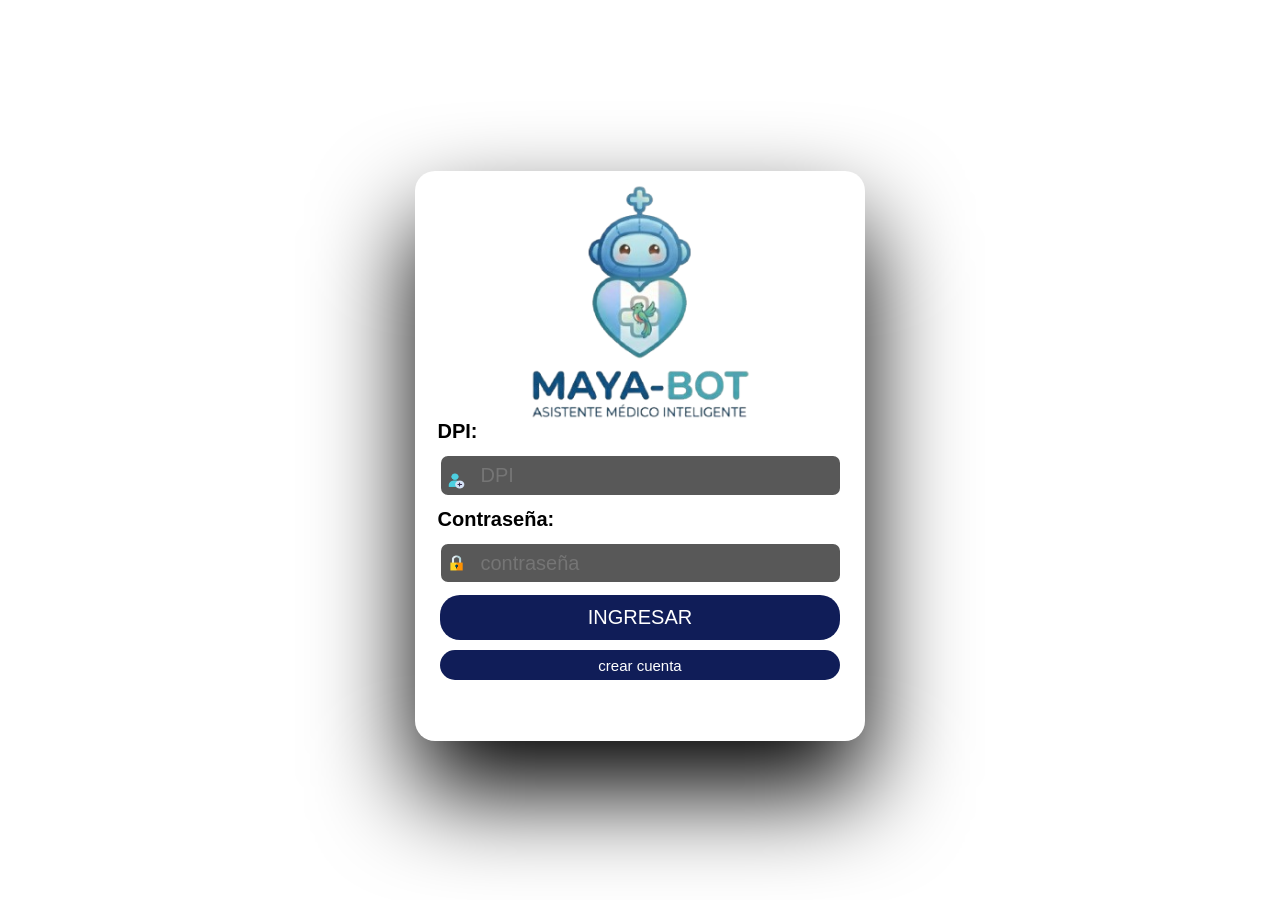
<file: Nova-Energy/index.html>
<!DOCTYPE html>
<html lang="es">
<head>
    <meta charset="UTF-8">
    <meta name="viewport" content="width=device-width, initial-scale=1.0">
    <title>Inicio | Maya-bot</title>
    <link rel="stylesheet" href="estilos/estilo1.css">
    <link rel="shortcut icon" href="imagenes/logo.png" type="image/x-icon">
    <script src="codigo/index1.js"></script>
</head>
<body>
    <div class="caja1">
        <div class="logo-caja">
            <img src="imagenes/logo.png" alt="logo" class="logo" >
        </div>
        <center>        
            <h2 class="titulo1 ">DPI:</h2>    
            <div class="input">
                <img src="imagenes/agregar-usuario.png" alt="usu1" class="icon">
                <input type="text" placeholder="DPI" id="usu">
            </div>
            <h2 class="titulo1">Contraseña:</h2>
            <div class="input">
                <img src="imagenes/candado.png" alt="candado" class="icon">
                <input type="password" placeholder="contraseña"  id="contra">
            </div>
            <div class="input">
                <input type="button" value="INGRESAR" class="boton" onclick="ingreso()">
    
            </div>
            <div class="input">
                <input type="button" value="crear cuenta" class="boton2" onclick="ingreso()">
    
            </div>
        </center> 

    </div>

    

</body>
</html>
</file>
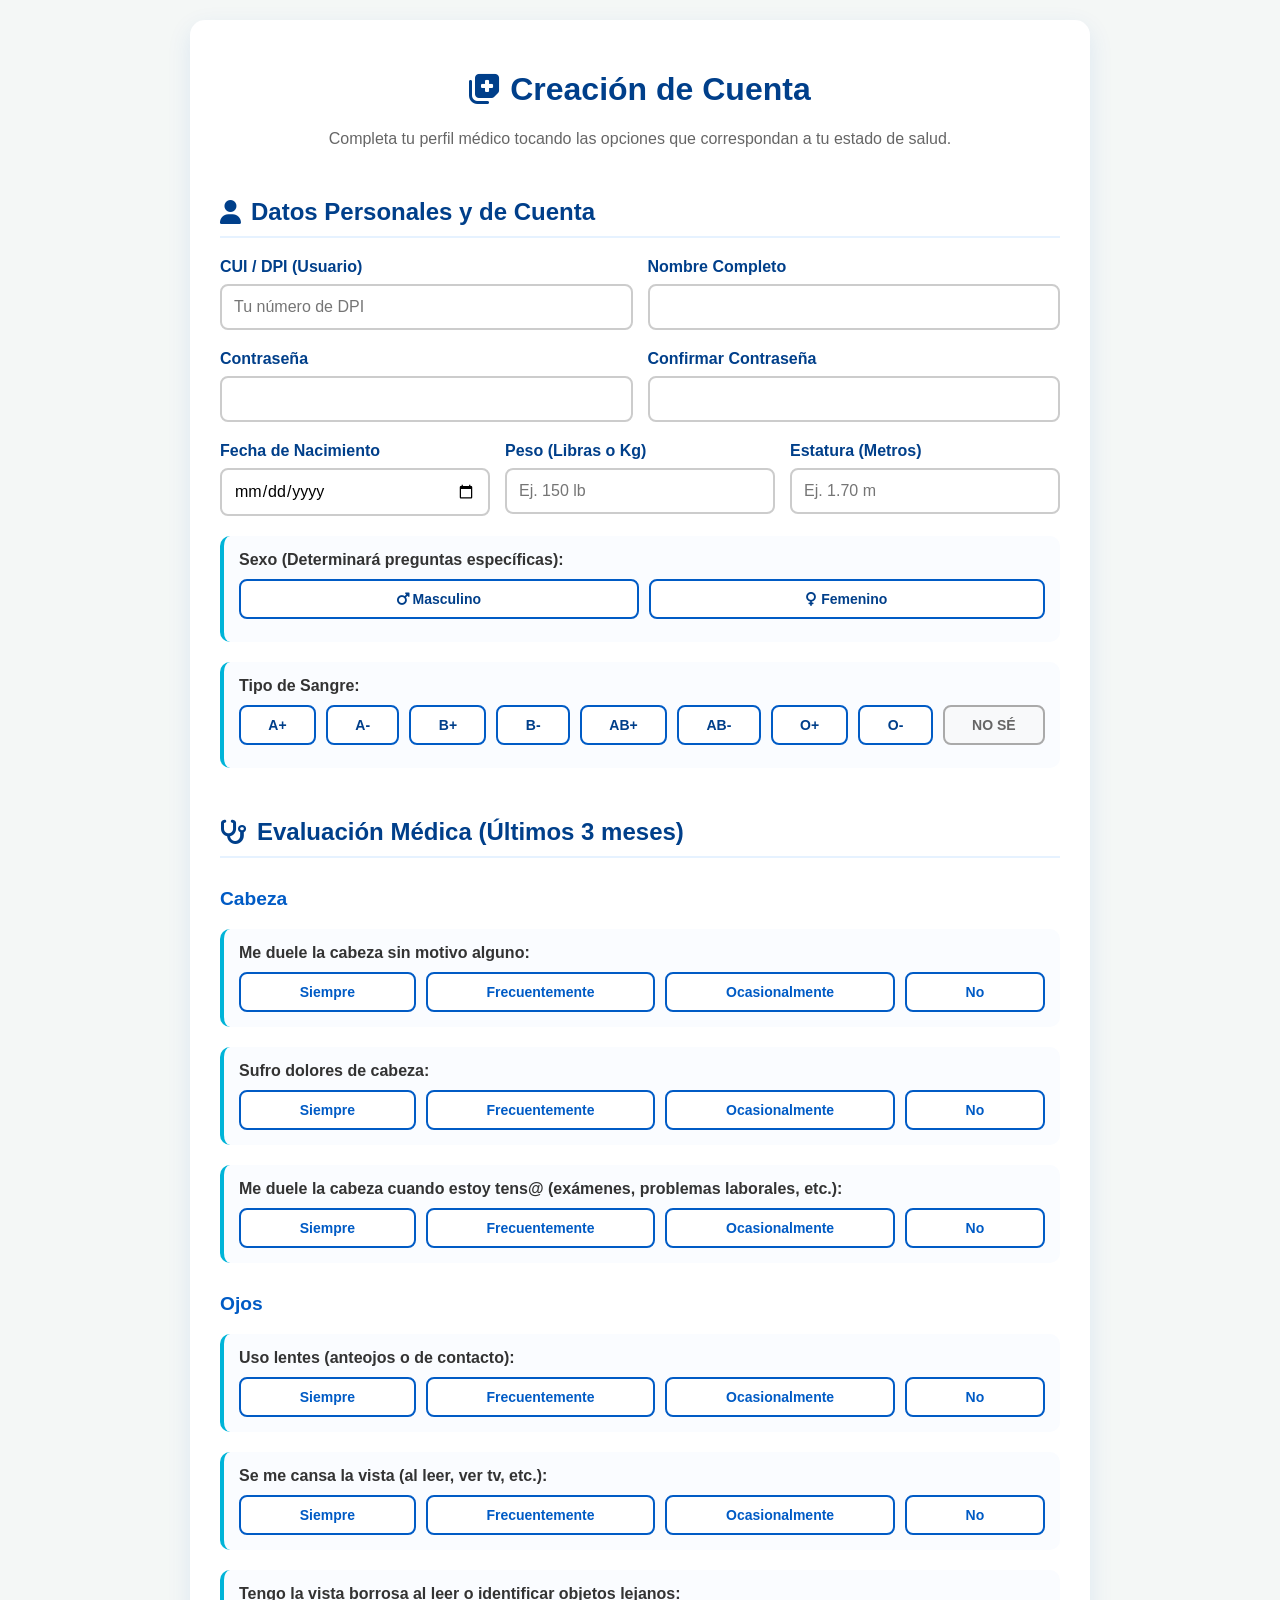
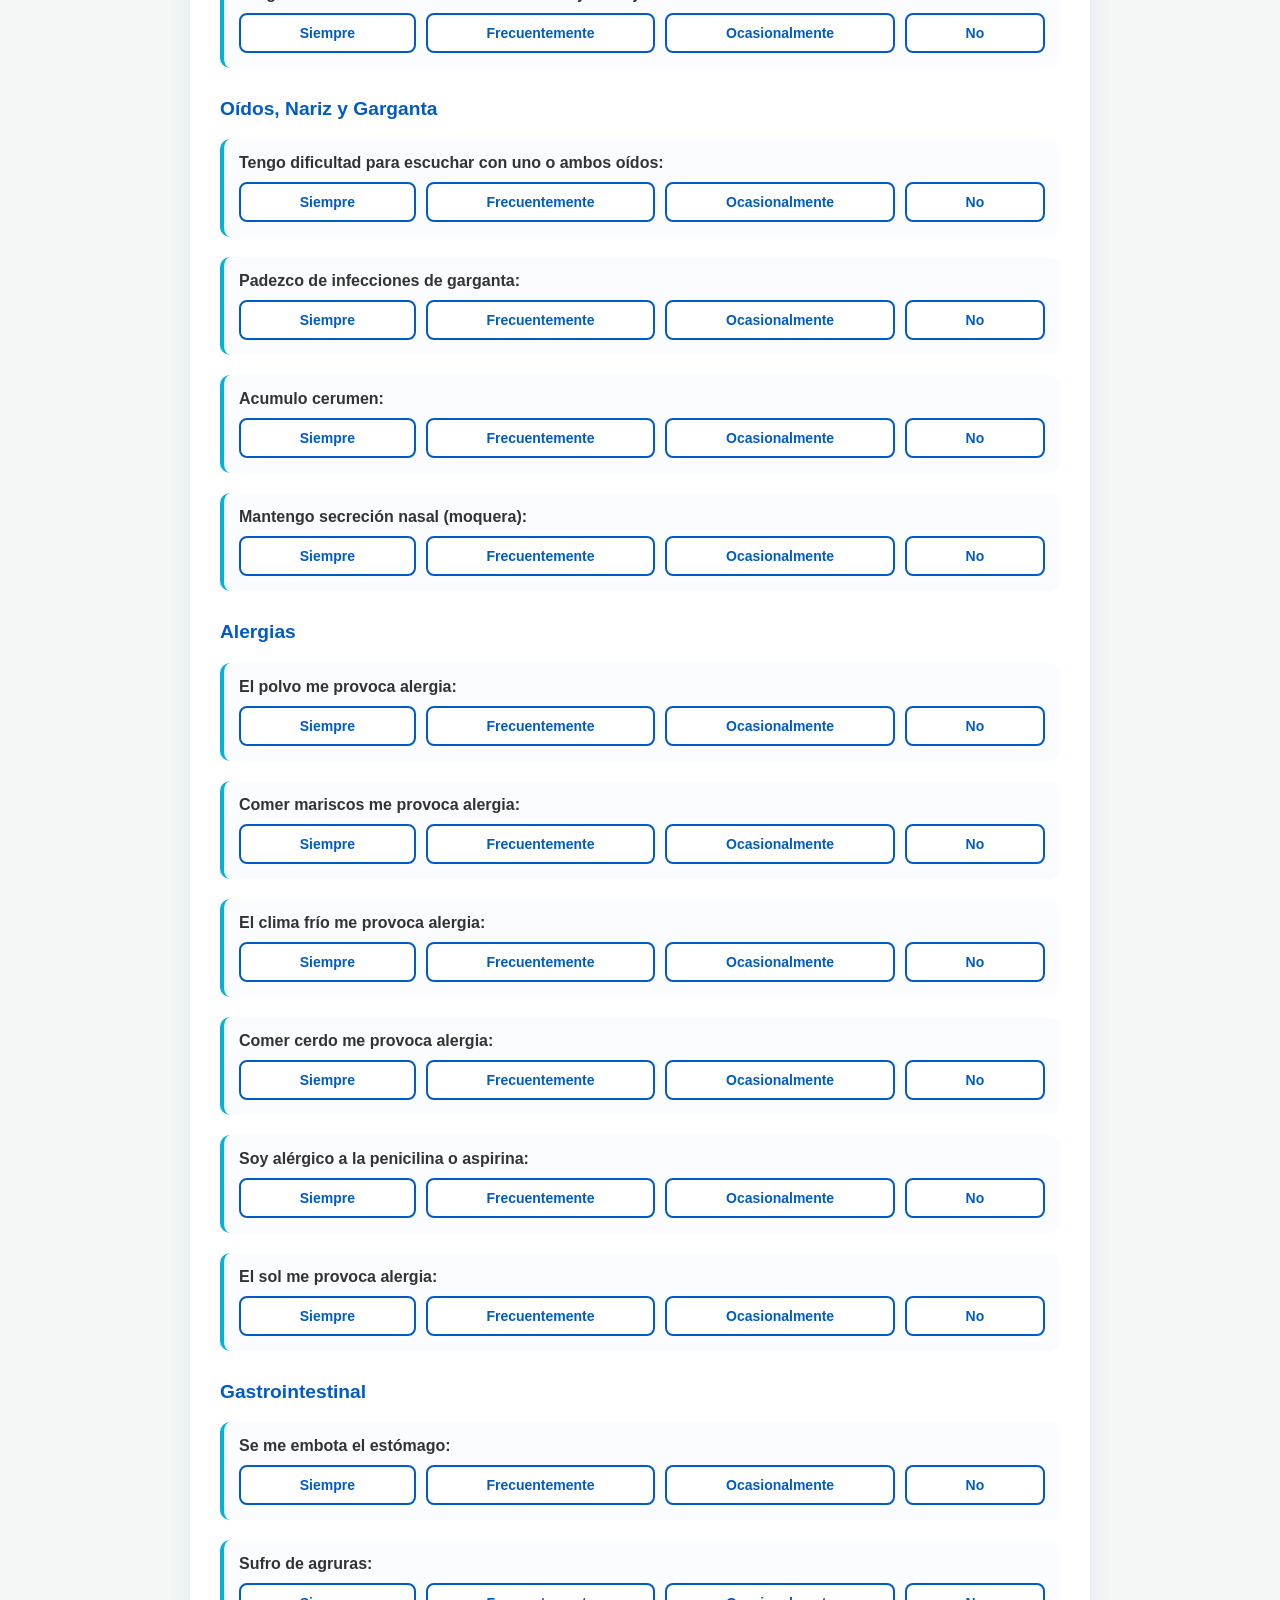
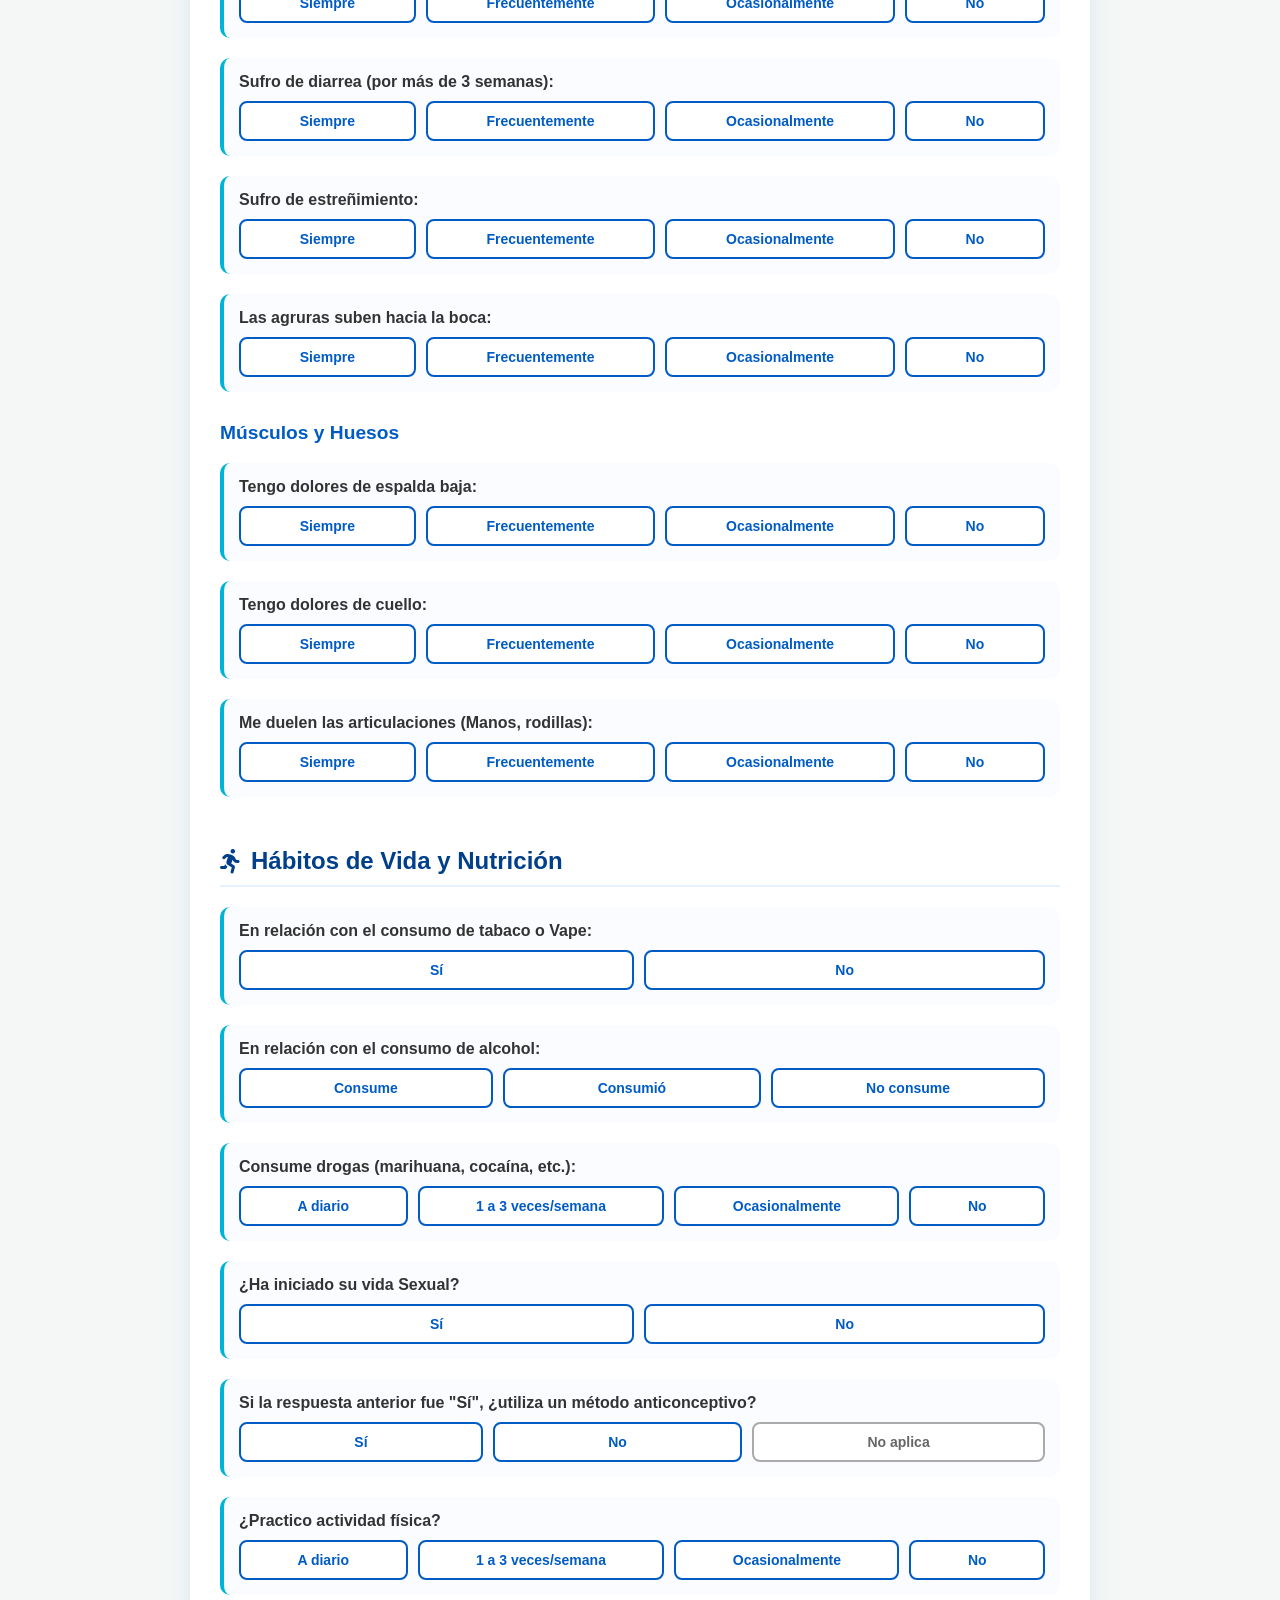
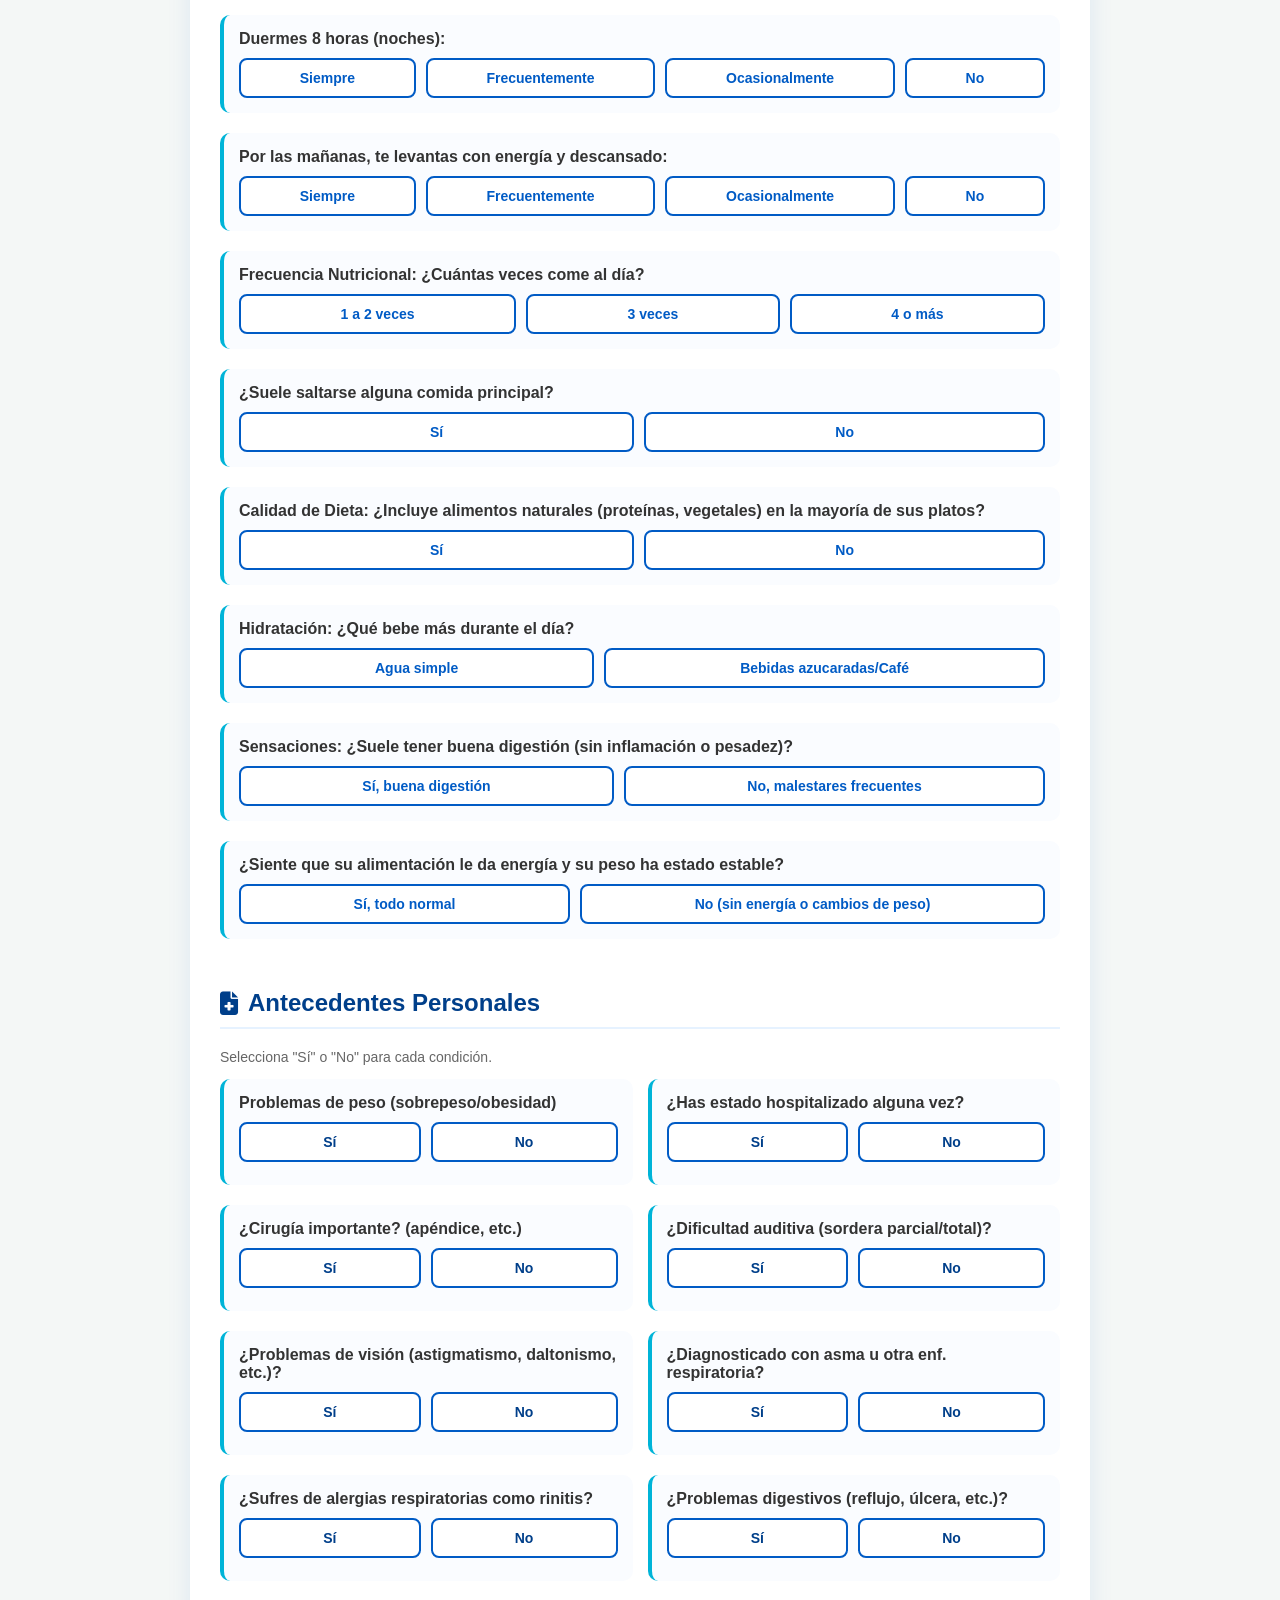
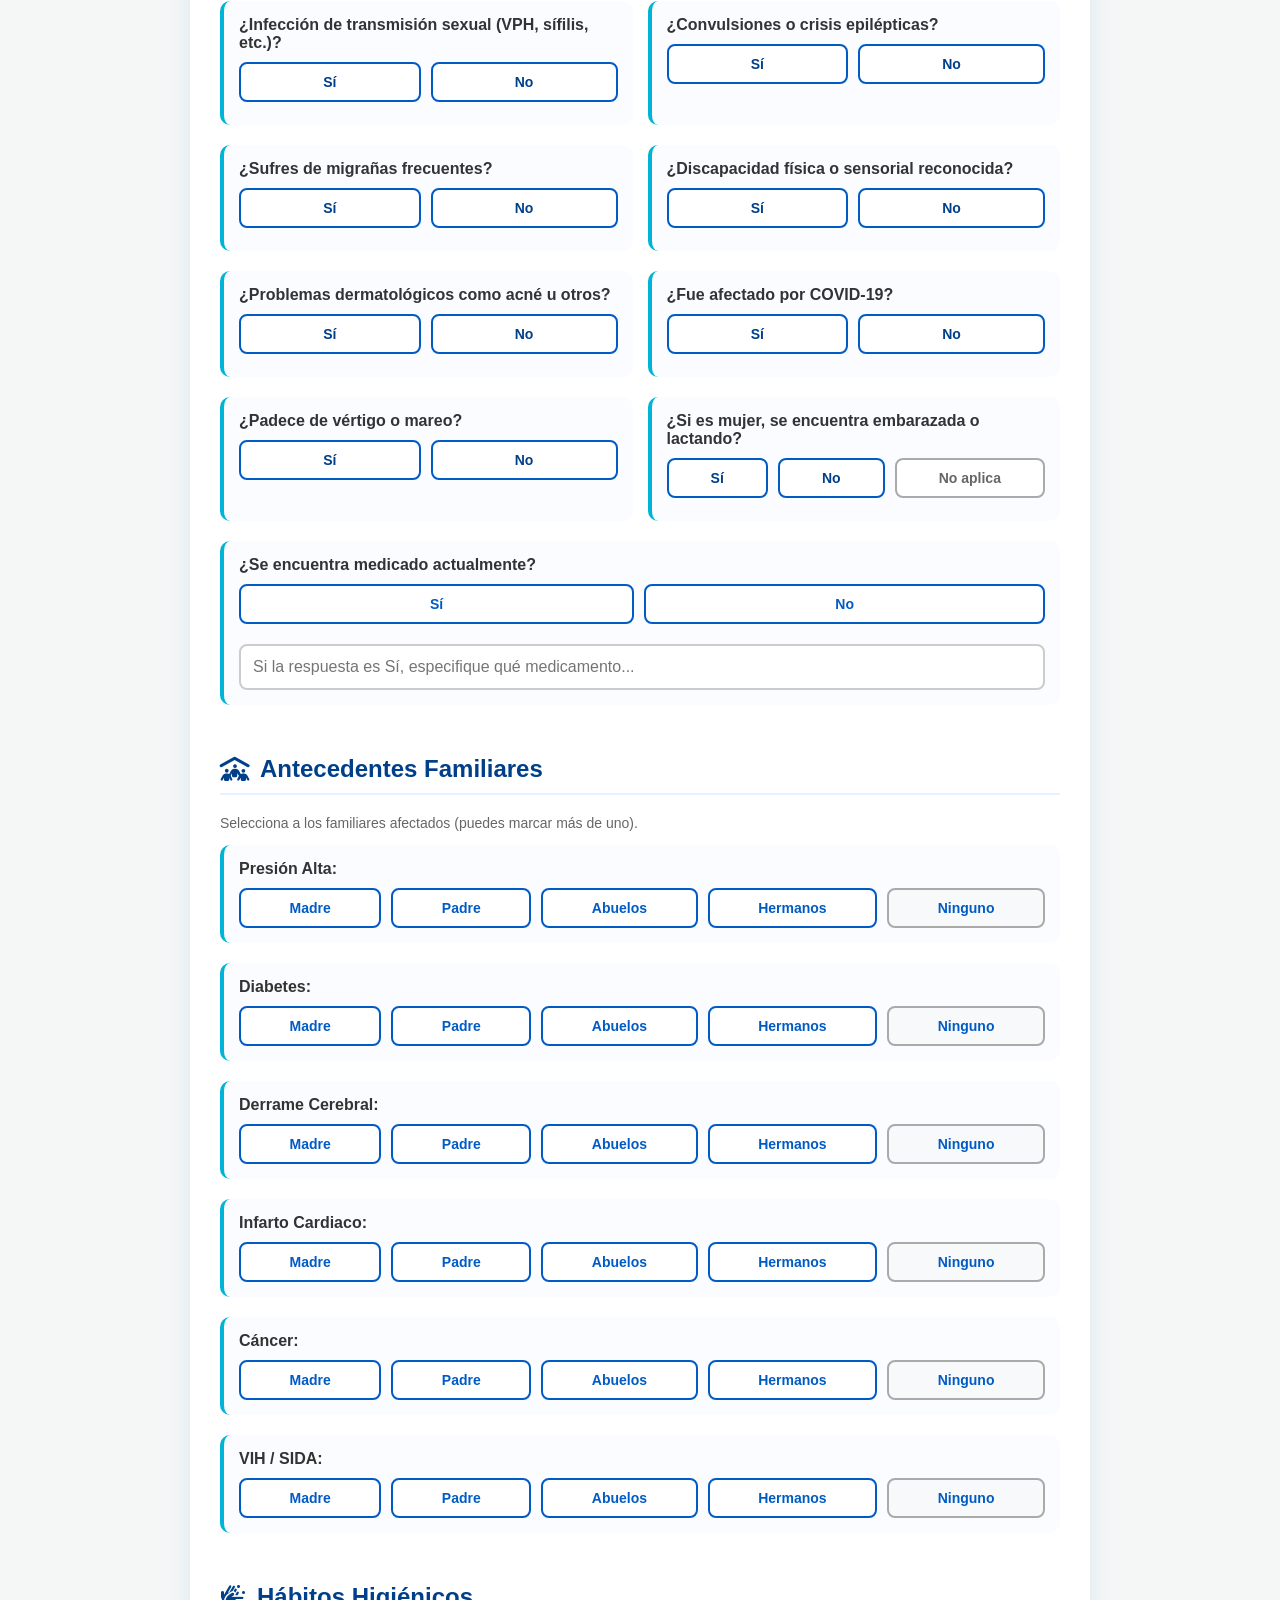
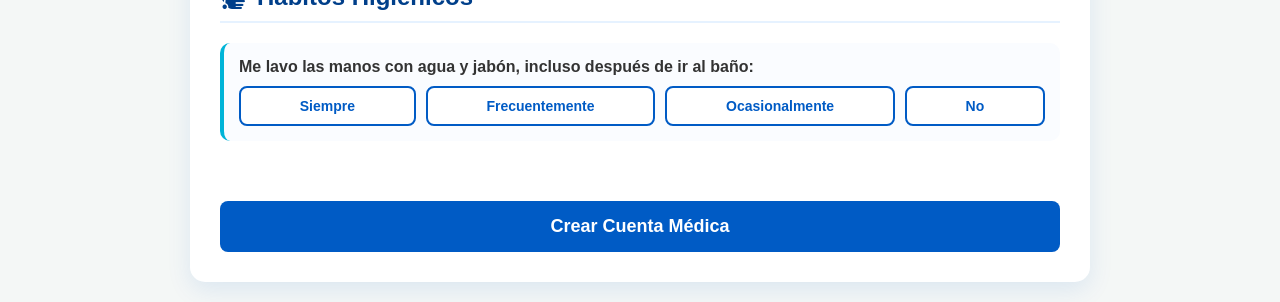
<file: Nova-Energy/Crear_Cuenta.html>
<!DOCTYPE html>
<html lang="es">
<head>
    <meta charset="UTF-8">
    <meta name="viewport" content="width=device-width, initial-scale=1.0">
    <title>Crear Cuenta - Historial Médico</title>
    <link rel="stylesheet" href="https://cdnjs.cloudflare.com/ajax/libs/font-awesome/6.4.0/css/all.min.css">
    <style>
        :root {
            --primary: #005bc5;
            --primary-dark: #003f8a;
            --secondary: #e6f2ff;
            --accent: #00b4d8;
            --text-main: #333333;
            --bg-body: #f4f7f6;
            --white: #ffffff;
            --error: #dc3545;
        }

        * { box-sizing: border-box; font-family: 'Segoe UI', Roboto, sans-serif; }
        body { background-color: var(--bg-body); margin: 0; padding: 20px; color: var(--text-main); }
        .container { max-width: 900px; margin: 0 auto; background: var(--white); padding: 30px; border-radius: 15px; box-shadow: 0 8px 25px rgba(0,91,197,0.1); }
        h1, h2, h3 { color: var(--primary-dark); }
        h1 { text-align: center; }
        h2 { border-bottom: 2px solid var(--secondary); padding-bottom: 10px; margin-top: 50px; display: flex; align-items: center; gap: 10px; }
        h3 { margin-top: 30px; color: var(--primary); font-size: 1.2rem; }
        
        .form-group { margin-bottom: 20px; }
        .form-row { display: flex; gap: 15px; flex-wrap: wrap; }
        .form-row .form-group { flex: 1; min-width: 200px; }
        .form-group label { display: block; margin-bottom: 8px; font-weight: bold; color: var(--primary-dark); }
        .form-control { width: 100%; padding: 12px; border: 2px solid #ccc; border-radius: 8px; font-size: 16px; transition: border-color 0.3s; }
        .form-control:focus { outline: none; border-color: var(--primary); box-shadow: 0 0 8px rgba(0,91,197,0.2); }
        
        .question-block { margin-bottom: 20px; background: #fafcff; padding: 15px; border-radius: 10px; border-left: 4px solid var(--accent); }
        .question-block p { margin: 0 0 10px 0; font-weight: 600; }
        .options-grid { display: flex; flex-wrap: wrap; gap: 10px; }
        
        .options-grid input[type="radio"], .options-grid input[type="checkbox"] { display: none; }
        
        .box-option {
            flex: 1 1 auto;
            text-align: center;
            padding: 10px 12px;
            border: 2px solid var(--primary);
            border-radius: 8px;
            cursor: pointer;
            transition: all 0.2s ease;
            color: var(--primary);
            font-weight: bold;
            background: var(--white);
            user-select: none;
            font-size: 14px;
        }
        
        .box-option:hover { background: var(--secondary); }
        .options-grid input:checked + .box-option {
            background: var(--primary); color: var(--white);
            transform: scale(1.02);
            box-shadow: 0 4px 10px rgba(0,91,197,0.3);
            border-color: var(--primary-dark);
        }

        #seccion-hombre, #seccion-mujer { display: none; animation: fadeIn 0.5s; }
        .error-msg { color: var(--error); font-size: 14px; display: none; margin-top: 5px; font-weight: bold; }
        .btn-submit { width: 100%; padding: 15px; background: var(--primary); color: white; border: none; border-radius: 8px; font-size: 18px; font-weight: bold; cursor: pointer; transition: background 0.3s; margin-top: 40px; }
        .btn-submit:hover { background: var(--primary-dark); }
        
        @keyframes fadeIn { from { opacity: 0; transform: translateY(-10px); } to { opacity: 1; transform: translateY(0); } }
        @media (max-width: 600px) { .box-option { flex: 1 1 100%; } .form-row { flex-direction: column; } }
    </style>
</head>
<body>

<div class="container">
    <h1><i class="fa-solid fa-notes-medical"></i> Creación de Cuenta</h1>
    <p style="text-align:center; color:#666;">Completa tu perfil médico tocando las opciones que correspondan a tu estado de salud.</p>

    <form id="registroForm">

        <h2><i class="fa-solid fa-user"></i> Datos Personales y de Cuenta</h2>
        
        <div class="form-row">
            <div class="form-group">
                <label>CUI / DPI (Usuario)</label>
                <input type="number" class="form-control" required placeholder="Tu número de DPI">
            </div>
            <div class="form-group">
                <label>Nombre Completo</label>
                <input type="text" class="form-control" required>
            </div>
        </div>
        
        <div class="form-row">
            <div class="form-group">
                <label>Contraseña</label>
                <input type="password" id="pass1" class="form-control" required>
            </div>
            <div class="form-group">
                <label>Confirmar Contraseña</label>
                <input type="password" id="pass2" class="form-control" required>
                <div id="error-pass" class="error-msg"><i class="fa-solid fa-circle-exclamation"></i> No coinciden.</div>
            </div>
        </div>

        <div class="form-row">
            <div class="form-group">
                <label>Fecha de Nacimiento</label>
                <input type="date" class="form-control" required>
            </div>
            <div class="form-group">
                <label>Peso (Libras o Kg)</label>
                <input type="text" class="form-control" required placeholder="Ej. 150 lb">
            </div>
            <div class="form-group">
                <label>Estatura (Metros)</label>
                <input type="text" class="form-control" required placeholder="Ej. 1.70 m">
            </div>
        </div>

        <div class="form-group">
            <div class="question-block">
                <p>Sexo (Determinará preguntas específicas):</p>
                <div class="options-grid">
                    <input type="radio" name="sexo" id="sexo_m" value="Masculino" required>
                    <label for="sexo_m" class="box-option"><i class="fa-solid fa-mars"></i> Masculino</label>
                    <input type="radio" name="sexo" id="sexo_f" value="Femenino">
                    <label for="sexo_f" class="box-option"><i class="fa-solid fa-venus"></i> Femenino</label>
                </div>
            </div>
        </div>

        <div class="form-group">
            <div class="question-block">
                <p>Tipo de Sangre:</p>
                <div class="options-grid">
                    <input type="radio" name="sangre" id="s_a_pos"><label for="s_a_pos" class="box-option">A+</label>
                    <input type="radio" name="sangre" id="s_a_neg"><label for="s_a_neg" class="box-option">A-</label>
                    <input type="radio" name="sangre" id="s_b_pos"><label for="s_b_pos" class="box-option">B+</label>
                    <input type="radio" name="sangre" id="s_b_neg"><label for="s_b_neg" class="box-option">B-</label>
                    <input type="radio" name="sangre" id="s_ab_pos"><label for="s_ab_pos" class="box-option">AB+</label>
                    <input type="radio" name="sangre" id="s_ab_neg"><label for="s_ab_neg" class="box-option">AB-</label>
                    <input type="radio" name="sangre" id="s_o_pos"><label for="s_o_pos" class="box-option">O+</label>
                    <input type="radio" name="sangre" id="s_o_neg"><label for="s_o_neg" class="box-option">O-</label>
                    <input type="radio" name="sangre" id="s_nose"><label for="s_nose" class="box-option" style="background: #f8f9fa; color:#666; border-color:#aaa;">NO SÉ</label>
                </div>
            </div>
        </div>

        <h2><i class="fa-solid fa-stethoscope"></i> Evaluación Médica (Últimos 3 meses)</h2>

        <h3>Cabeza</h3>
        <div class="question-block"><p>Me duele la cabeza sin motivo alguno:</p><div class="options-grid"><input type="radio" name="cab1" id="c1_s"><label for="c1_s" class="box-option">Siempre</label><input type="radio" name="cab1" id="c1_f"><label for="c1_f" class="box-option">Frecuentemente</label><input type="radio" name="cab1" id="c1_o"><label for="c1_o" class="box-option">Ocasionalmente</label><input type="radio" name="cab1" id="c1_n"><label for="c1_n" class="box-option">No</label></div></div>
        <div class="question-block"><p>Sufro dolores de cabeza:</p><div class="options-grid"><input type="radio" name="cab2" id="c2_s"><label for="c2_s" class="box-option">Siempre</label><input type="radio" name="cab2" id="c2_f"><label for="c2_f" class="box-option">Frecuentemente</label><input type="radio" name="cab2" id="c2_o"><label for="c2_o" class="box-option">Ocasionalmente</label><input type="radio" name="cab2" id="c2_n"><label for="c2_n" class="box-option">No</label></div></div>
        <div class="question-block"><p>Me duele la cabeza cuando estoy tens@ (exámenes, problemas laborales, etc.):</p><div class="options-grid"><input type="radio" name="cab3" id="c3_s"><label for="c3_s" class="box-option">Siempre</label><input type="radio" name="cab3" id="c3_f"><label for="c3_f" class="box-option">Frecuentemente</label><input type="radio" name="cab3" id="c3_o"><label for="c3_o" class="box-option">Ocasionalmente</label><input type="radio" name="cab3" id="c3_n"><label for="c3_n" class="box-option">No</label></div></div>

        <h3>Ojos</h3>
        <div class="question-block"><p>Uso lentes (anteojos o de contacto):</p><div class="options-grid"><input type="radio" name="ojo1" id="o1_s"><label for="o1_s" class="box-option">Siempre</label><input type="radio" name="ojo1" id="o1_f"><label for="o1_f" class="box-option">Frecuentemente</label><input type="radio" name="ojo1" id="o1_o"><label for="o1_o" class="box-option">Ocasionalmente</label><input type="radio" name="ojo1" id="o1_n"><label for="o1_n" class="box-option">No</label></div></div>
        <div class="question-block"><p>Se me cansa la vista (al leer, ver tv, etc.):</p><div class="options-grid"><input type="radio" name="ojo2" id="o2_s"><label for="o2_s" class="box-option">Siempre</label><input type="radio" name="ojo2" id="o2_f"><label for="o2_f" class="box-option">Frecuentemente</label><input type="radio" name="ojo2" id="o2_o"><label for="o2_o" class="box-option">Ocasionalmente</label><input type="radio" name="ojo2" id="o2_n"><label for="o2_n" class="box-option">No</label></div></div>
        <div class="question-block"><p>Tengo la vista borrosa al leer o identificar objetos lejanos:</p><div class="options-grid"><input type="radio" name="ojo3" id="o3_s"><label for="o3_s" class="box-option">Siempre</label><input type="radio" name="ojo3" id="o3_f"><label for="o3_f" class="box-option">Frecuentemente</label><input type="radio" name="ojo3" id="o3_o"><label for="o3_o" class="box-option">Ocasionalmente</label><input type="radio" name="ojo3" id="o3_n"><label for="o3_n" class="box-option">No</label></div></div>

        <h3>Oídos, Nariz y Garganta</h3>
        <div class="question-block"><p>Tengo dificultad para escuchar con uno o ambos oídos:</p><div class="options-grid"><input type="radio" name="ong1" id="ong1_s"><label for="ong1_s" class="box-option">Siempre</label><input type="radio" name="ong1" id="ong1_f"><label for="ong1_f" class="box-option">Frecuentemente</label><input type="radio" name="ong1" id="ong1_o"><label for="ong1_o" class="box-option">Ocasionalmente</label><input type="radio" name="ong1" id="ong1_n"><label for="ong1_n" class="box-option">No</label></div></div>
        <div class="question-block"><p>Padezco de infecciones de garganta:</p><div class="options-grid"><input type="radio" name="ong2" id="ong2_s"><label for="ong2_s" class="box-option">Siempre</label><input type="radio" name="ong2" id="ong2_f"><label for="ong2_f" class="box-option">Frecuentemente</label><input type="radio" name="ong2" id="ong2_o"><label for="ong2_o" class="box-option">Ocasionalmente</label><input type="radio" name="ong2" id="ong2_n"><label for="ong2_n" class="box-option">No</label></div></div>
        <div class="question-block"><p>Acumulo cerumen:</p><div class="options-grid"><input type="radio" name="ong3" id="ong3_s"><label for="ong3_s" class="box-option">Siempre</label><input type="radio" name="ong3" id="ong3_f"><label for="ong3_f" class="box-option">Frecuentemente</label><input type="radio" name="ong3" id="ong3_o"><label for="ong3_o" class="box-option">Ocasionalmente</label><input type="radio" name="ong3" id="ong3_n"><label for="ong3_n" class="box-option">No</label></div></div>
        <div class="question-block"><p>Mantengo secreción nasal (moquera):</p><div class="options-grid"><input type="radio" name="ong4" id="ong4_s"><label for="ong4_s" class="box-option">Siempre</label><input type="radio" name="ong4" id="ong4_f"><label for="ong4_f" class="box-option">Frecuentemente</label><input type="radio" name="ong4" id="ong4_o"><label for="ong4_o" class="box-option">Ocasionalmente</label><input type="radio" name="ong4" id="ong4_n"><label for="ong4_n" class="box-option">No</label></div></div>

        <h3>Alergias</h3>
        <div class="question-block"><p>El polvo me provoca alergia:</p><div class="options-grid"><input type="radio" name="ale1" id="a1_s"><label for="a1_s" class="box-option">Siempre</label><input type="radio" name="ale1" id="a1_f"><label for="a1_f" class="box-option">Frecuentemente</label><input type="radio" name="ale1" id="a1_o"><label for="a1_o" class="box-option">Ocasionalmente</label><input type="radio" name="ale1" id="a1_n"><label for="a1_n" class="box-option">No</label></div></div>
        <div class="question-block"><p>Comer mariscos me provoca alergia:</p><div class="options-grid"><input type="radio" name="ale2" id="a2_s"><label for="a2_s" class="box-option">Siempre</label><input type="radio" name="ale2" id="a2_f"><label for="a2_f" class="box-option">Frecuentemente</label><input type="radio" name="ale2" id="a2_o"><label for="a2_o" class="box-option">Ocasionalmente</label><input type="radio" name="ale2" id="a2_n"><label for="a2_n" class="box-option">No</label></div></div>
        <div class="question-block"><p>El clima frío me provoca alergia:</p><div class="options-grid"><input type="radio" name="ale3" id="a3_s"><label for="a3_s" class="box-option">Siempre</label><input type="radio" name="ale3" id="a3_f"><label for="a3_f" class="box-option">Frecuentemente</label><input type="radio" name="ale3" id="a3_o"><label for="a3_o" class="box-option">Ocasionalmente</label><input type="radio" name="ale3" id="a3_n"><label for="a3_n" class="box-option">No</label></div></div>
        <div class="question-block"><p>Comer cerdo me provoca alergia:</p><div class="options-grid"><input type="radio" name="ale4" id="a4_s"><label for="a4_s" class="box-option">Siempre</label><input type="radio" name="ale4" id="a4_f"><label for="a4_f" class="box-option">Frecuentemente</label><input type="radio" name="ale4" id="a4_o"><label for="a4_o" class="box-option">Ocasionalmente</label><input type="radio" name="ale4" id="a4_n"><label for="a4_n" class="box-option">No</label></div></div>
        <div class="question-block"><p>Soy alérgico a la penicilina o aspirina:</p><div class="options-grid"><input type="radio" name="ale5" id="a5_s"><label for="a5_s" class="box-option">Siempre</label><input type="radio" name="ale5" id="a5_f"><label for="a5_f" class="box-option">Frecuentemente</label><input type="radio" name="ale5" id="a5_o"><label for="a5_o" class="box-option">Ocasionalmente</label><input type="radio" name="ale5" id="a5_n"><label for="a5_n" class="box-option">No</label></div></div>
        <div class="question-block"><p>El sol me provoca alergia:</p><div class="options-grid"><input type="radio" name="ale6" id="a6_s"><label for="a6_s" class="box-option">Siempre</label><input type="radio" name="ale6" id="a6_f"><label for="a6_f" class="box-option">Frecuentemente</label><input type="radio" name="ale6" id="a6_o"><label for="a6_o" class="box-option">Ocasionalmente</label><input type="radio" name="ale6" id="a6_n"><label for="a6_n" class="box-option">No</label></div></div>

        <div id="seccion-hombre">
            <h3>Genitourinario (Hombre)</h3>
            <div class="question-block"><p>Siento ardor al orinar:</p><div class="options-grid"><input type="radio" name="genh1" id="gh1_s"><label for="gh1_s" class="box-option">Siempre</label><input type="radio" name="genh1" id="gh1_f"><label for="gh1_f" class="box-option">Frecuentemente</label><input type="radio" name="genh1" id="gh1_o"><label for="gh1_o" class="box-option">Ocasionalmente</label><input type="radio" name="genh1" id="gh1_n"><label for="gh1_n" class="box-option">No</label></div></div>
            <div class="question-block"><p>Siento dolor al orinar:</p><div class="options-grid"><input type="radio" name="genh2" id="gh2_s"><label for="gh2_s" class="box-option">Siempre</label><input type="radio" name="genh2" id="gh2_f"><label for="gh2_f" class="box-option">Frecuentemente</label><input type="radio" name="genh2" id="gh2_o"><label for="gh2_o" class="box-option">Ocasionalmente</label><input type="radio" name="genh2" id="gh2_n"><label for="gh2_n" class="box-option">No</label></div></div>
            <div class="question-block"><p>Padezco de cálculos en los riñones:</p><div class="options-grid"><input type="radio" name="genh3" id="gh3_s"><label for="gh3_s" class="box-option">Siempre</label><input type="radio" name="genh3" id="gh3_f"><label for="gh3_f" class="box-option">Frecuentemente</label><input type="radio" name="genh3" id="gh3_o"><label for="gh3_o" class="box-option">Ocasionalmente</label><input type="radio" name="genh3" id="gh3_n"><label for="gh3_n" class="box-option">No</label></div></div>
            <div class="question-block"><p>Tengo problemas en mis testículos:</p><div class="options-grid"><input type="radio" name="genh4" id="gh4_s"><label for="gh4_s" class="box-option">Siempre</label><input type="radio" name="genh4" id="gh4_f"><label for="gh4_f" class="box-option">Frecuentemente</label><input type="radio" name="genh4" id="gh4_o"><label for="gh4_o" class="box-option">Ocasionalmente</label><input type="radio" name="genh4" id="gh4_n"><label for="gh4_n" class="box-option">No</label></div></div>
            <div class="question-block"><p>Orino 8 o más veces al día:</p><div class="options-grid"><input type="radio" name="genh5" id="gh5_s"><label for="gh5_s" class="box-option">Siempre</label><input type="radio" name="genh5" id="gh5_f"><label for="gh5_f" class="box-option">Frecuentemente</label><input type="radio" name="genh5" id="gh5_o"><label for="gh5_o" class="box-option">Ocasionalmente</label><input type="radio" name="genh5" id="gh5_n"><label for="gh5_n" class="box-option">No</label></div></div>
        </div>

        <div id="seccion-mujer">
            <h3>Genitourinario (Mujer)</h3>
            <div class="question-block"><p>Padezco de cálculos en los riñones:</p><div class="options-grid"><input type="radio" name="genm1" id="gm1_s"><label for="gm1_s" class="box-option">Siempre</label><input type="radio" name="genm1" id="gm1_f"><label for="gm1_f" class="box-option">Frecuentemente</label><input type="radio" name="genm1" id="gm1_o"><label for="gm1_o" class="box-option">Ocasionalmente</label><input type="radio" name="genm1" id="gm1_n"><label for="gm1_n" class="box-option">No</label></div></div>
            <div class="question-block"><p>Mis ciclos menstruales son regulares:</p><div class="options-grid"><input type="radio" name="genm2" id="gm2_s"><label for="gm2_s" class="box-option">Siempre</label><input type="radio" name="genm2" id="gm2_f"><label for="gm2_f" class="box-option">Frecuentemente</label><input type="radio" name="genm2" id="gm2_o"><label for="gm2_o" class="box-option">Ocasionalmente</label><input type="radio" name="genm2" id="gm2_n"><label for="gm2_n" class="box-option">No</label></div></div>
            <div class="question-block"><p>Tengo flujo vaginal blanquecino o amarillento:</p><div class="options-grid"><input type="radio" name="genm3" id="gm3_s"><label for="gm3_s" class="box-option">Siempre</label><input type="radio" name="genm3" id="gm3_f"><label for="gm3_f" class="box-option">Frecuentemente</label><input type="radio" name="genm3" id="gm3_o"><label for="gm3_o" class="box-option">Ocasionalmente</label><input type="radio" name="genm3" id="gm3_n"><label for="gm3_n" class="box-option">No</label></div></div>
            <div class="question-block"><p>Tengo dolores menstruales intensos:</p><div class="options-grid"><input type="radio" name="genm4" id="gm4_s"><label for="gm4_s" class="box-option">Siempre</label><input type="radio" name="genm4" id="gm4_f"><label for="gm4_f" class="box-option">Frecuentemente</label><input type="radio" name="genm4" id="gm4_o"><label for="gm4_o" class="box-option">Ocasionalmente</label><input type="radio" name="genm4" id="gm4_n"><label for="gm4_n" class="box-option">No</label></div></div>
            <div class="question-block"><p>Orino 8 o más veces al día:</p><div class="options-grid"><input type="radio" name="genm5" id="gm5_s"><label for="gm5_s" class="box-option">Siempre</label><input type="radio" name="genm5" id="gm5_f"><label for="gm5_f" class="box-option">Frecuentemente</label><input type="radio" name="genm5" id="gm5_o"><label for="gm5_o" class="box-option">Ocasionalmente</label><input type="radio" name="genm5" id="gm5_n"><label for="gm5_n" class="box-option">No</label></div></div>
        </div>

        <h3>Gastrointestinal</h3>
        <div class="question-block"><p>Se me embota el estómago:</p><div class="options-grid"><input type="radio" name="gas1" id="g1_s"><label for="g1_s" class="box-option">Siempre</label><input type="radio" name="gas1" id="g1_f"><label for="g1_f" class="box-option">Frecuentemente</label><input type="radio" name="gas1" id="g1_o"><label for="g1_o" class="box-option">Ocasionalmente</label><input type="radio" name="gas1" id="g1_n"><label for="g1_n" class="box-option">No</label></div></div>
        <div class="question-block"><p>Sufro de agruras:</p><div class="options-grid"><input type="radio" name="gas2" id="g2_s"><label for="g2_s" class="box-option">Siempre</label><input type="radio" name="gas2" id="g2_f"><label for="g2_f" class="box-option">Frecuentemente</label><input type="radio" name="gas2" id="g2_o"><label for="g2_o" class="box-option">Ocasionalmente</label><input type="radio" name="gas2" id="g2_n"><label for="g2_n" class="box-option">No</label></div></div>
        <div class="question-block"><p>Sufro de diarrea (por más de 3 semanas):</p><div class="options-grid"><input type="radio" name="gas3" id="g3_s"><label for="g3_s" class="box-option">Siempre</label><input type="radio" name="gas3" id="g3_f"><label for="g3_f" class="box-option">Frecuentemente</label><input type="radio" name="gas3" id="g3_o"><label for="g3_o" class="box-option">Ocasionalmente</label><input type="radio" name="gas3" id="g3_n"><label for="g3_n" class="box-option">No</label></div></div>
        <div class="question-block"><p>Sufro de estreñimiento:</p><div class="options-grid"><input type="radio" name="gas4" id="g4_s"><label for="g4_s" class="box-option">Siempre</label><input type="radio" name="gas4" id="g4_f"><label for="g4_f" class="box-option">Frecuentemente</label><input type="radio" name="gas4" id="g4_o"><label for="g4_o" class="box-option">Ocasionalmente</label><input type="radio" name="gas4" id="g4_n"><label for="g4_n" class="box-option">No</label></div></div>
        <div class="question-block"><p>Las agruras suben hacia la boca:</p><div class="options-grid"><input type="radio" name="gas5" id="g5_s"><label for="g5_s" class="box-option">Siempre</label><input type="radio" name="gas5" id="g5_f"><label for="g5_f" class="box-option">Frecuentemente</label><input type="radio" name="gas5" id="g5_o"><label for="g5_o" class="box-option">Ocasionalmente</label><input type="radio" name="gas5" id="g5_n"><label for="g5_n" class="box-option">No</label></div></div>

        <h3>Músculos y Huesos</h3>
        <div class="question-block"><p>Tengo dolores de espalda baja:</p><div class="options-grid"><input type="radio" name="mus1" id="m1_s"><label for="m1_s" class="box-option">Siempre</label><input type="radio" name="mus1" id="m1_f"><label for="m1_f" class="box-option">Frecuentemente</label><input type="radio" name="mus1" id="m1_o"><label for="m1_o" class="box-option">Ocasionalmente</label><input type="radio" name="mus1" id="m1_n"><label for="m1_n" class="box-option">No</label></div></div>
        <div class="question-block"><p>Tengo dolores de cuello:</p><div class="options-grid"><input type="radio" name="mus2" id="m2_s"><label for="m2_s" class="box-option">Siempre</label><input type="radio" name="mus2" id="m2_f"><label for="m2_f" class="box-option">Frecuentemente</label><input type="radio" name="mus2" id="m2_o"><label for="m2_o" class="box-option">Ocasionalmente</label><input type="radio" name="mus2" id="m2_n"><label for="m2_n" class="box-option">No</label></div></div>
        <div class="question-block"><p>Me duelen las articulaciones (Manos, rodillas):</p><div class="options-grid"><input type="radio" name="mus3" id="m3_s"><label for="m3_s" class="box-option">Siempre</label><input type="radio" name="mus3" id="m3_f"><label for="m3_f" class="box-option">Frecuentemente</label><input type="radio" name="mus3" id="m3_o"><label for="m3_o" class="box-option">Ocasionalmente</label><input type="radio" name="mus3" id="m3_n"><label for="m3_n" class="box-option">No</label></div></div>

        <h2><i class="fa-solid fa-person-running"></i> Hábitos de Vida y Nutrición</h2>

        <div class="question-block"><p>En relación con el consumo de tabaco o Vape:</p><div class="options-grid"><input type="radio" name="hab1" id="h1_s"><label for="h1_s" class="box-option">Sí</label><input type="radio" name="hab1" id="h1_n"><label for="h1_n" class="box-option">No</label></div></div>
        <div class="question-block"><p>En relación con el consumo de alcohol:</p><div class="options-grid"><input type="radio" name="hab2" id="h2_c"><label for="h2_c" class="box-option">Consume</label><input type="radio" name="hab2" id="h2_co"><label for="h2_co" class="box-option">Consumió</label><input type="radio" name="hab2" id="h2_n"><label for="h2_n" class="box-option">No consume</label></div></div>
        <div class="question-block"><p>Consume drogas (marihuana, cocaína, etc.):</p><div class="options-grid"><input type="radio" name="hab3" id="h3_d"><label for="h3_d" class="box-option">A diario</label><input type="radio" name="hab3" id="h3_s"><label for="h3_s" class="box-option">1 a 3 veces/semana</label><input type="radio" name="hab3" id="h3_o"><label for="h3_o" class="box-option">Ocasionalmente</label><input type="radio" name="hab3" id="h3_n"><label for="h3_n" class="box-option">No</label></div></div>
        <div class="question-block"><p>¿Ha iniciado su vida Sexual?</p><div class="options-grid"><input type="radio" name="hab4" id="h4_s"><label for="h4_s" class="box-option">Sí</label><input type="radio" name="hab4" id="h4_n"><label for="h4_n" class="box-option">No</label></div></div>
        <div class="question-block"><p>Si la respuesta anterior fue "Sí", ¿utiliza un método anticonceptivo?</p><div class="options-grid"><input type="radio" name="hab5" id="h5_s"><label for="h5_s" class="box-option">Sí</label><input type="radio" name="hab5" id="h5_n"><label for="h5_n" class="box-option">No</label><input type="radio" name="hab5" id="h5_na"><label for="h5_na" class="box-option" style="border-color:#aaa; color:#666;">No aplica</label></div></div>
        <div class="question-block"><p>¿Practico actividad física?</p><div class="options-grid"><input type="radio" name="hab6" id="h6_d"><label for="h6_d" class="box-option">A diario</label><input type="radio" name="hab6" id="h6_s"><label for="h6_s" class="box-option">1 a 3 veces/semana</label><input type="radio" name="hab6" id="h6_o"><label for="h6_o" class="box-option">Ocasionalmente</label><input type="radio" name="hab6" id="h6_n"><label for="h6_n" class="box-option">No</label></div></div>
        <div class="question-block"><p>Duermes 8 horas (noches):</p><div class="options-grid"><input type="radio" name="hab7" id="h7_s"><label for="h7_s" class="box-option">Siempre</label><input type="radio" name="hab7" id="h7_f"><label for="h7_f" class="box-option">Frecuentemente</label><input type="radio" name="hab7" id="h7_o"><label for="h7_o" class="box-option">Ocasionalmente</label><input type="radio" name="hab7" id="h7_n"><label for="h7_n" class="box-option">No</label></div></div>
        <div class="question-block"><p>Por las mañanas, te levantas con energía y descansado:</p><div class="options-grid"><input type="radio" name="hab8" id="h8_s"><label for="h8_s" class="box-option">Siempre</label><input type="radio" name="hab8" id="h8_f"><label for="h8_f" class="box-option">Frecuentemente</label><input type="radio" name="hab8" id="h8_o"><label for="h8_o" class="box-option">Ocasionalmente</label><input type="radio" name="hab8" id="h8_n"><label for="h8_n" class="box-option">No</label></div></div>
        <div class="question-block"><p>Frecuencia Nutricional: ¿Cuántas veces come al día?</p><div class="options-grid"><input type="radio" name="nut1" id="n1_1"><label for="n1_1" class="box-option">1 a 2 veces</label><input type="radio" name="nut1" id="n1_2"><label for="n1_2" class="box-option">3 veces</label><input type="radio" name="nut1" id="n1_3"><label for="n1_3" class="box-option">4 o más</label></div></div>
        <div class="question-block"><p>¿Suele saltarse alguna comida principal?</p><div class="options-grid"><input type="radio" name="nut2" id="n2_s"><label for="n2_s" class="box-option">Sí</label><input type="radio" name="nut2" id="n2_n"><label for="n2_n" class="box-option">No</label></div></div>
        <div class="question-block"><p>Calidad de Dieta: ¿Incluye alimentos naturales (proteínas, vegetales) en la mayoría de sus platos?</p><div class="options-grid"><input type="radio" name="nut3" id="n3_s"><label for="n3_s" class="box-option">Sí</label><input type="radio" name="nut3" id="n3_n"><label for="n3_n" class="box-option">No</label></div></div>
        <div class="question-block"><p>Hidratación: ¿Qué bebe más durante el día?</p><div class="options-grid"><input type="radio" name="nut4" id="n4_a"><label for="n4_a" class="box-option">Agua simple</label><input type="radio" name="nut4" id="n4_b"><label for="n4_b" class="box-option">Bebidas azucaradas/Café</label></div></div>
        <div class="question-block"><p>Sensaciones: ¿Suele tener buena digestión (sin inflamación o pesadez)?</p><div class="options-grid"><input type="radio" name="nut5" id="n5_s"><label for="n5_s" class="box-option">Sí, buena digestión</label><input type="radio" name="nut5" id="n5_n"><label for="n5_n" class="box-option">No, malestares frecuentes</label></div></div>
        <div class="question-block"><p>¿Siente que su alimentación le da energía y su peso ha estado estable?</p><div class="options-grid"><input type="radio" name="nut6" id="n6_s"><label for="n6_s" class="box-option">Sí, todo normal</label><input type="radio" name="nut6" id="n6_n"><label for="n6_n" class="box-option">No (sin energía o cambios de peso)</label></div></div>

        <h2><i class="fa-solid fa-file-medical"></i> Antecedentes Personales</h2>
        <p style="font-size: 14px; color: #666;">Selecciona "Sí" o "No" para cada condición.</p>

        <div class="form-row">
            <div class="form-group question-block"><p>Problemas de peso (sobrepeso/obesidad)</p><div class="options-grid"><input type="radio" name="ap1" id="ap1_s"><label for="ap1_s" class="box-option">Sí</label><input type="radio" name="ap1" id="ap1_n"><label for="ap1_n" class="box-option">No</label></div></div>
            <div class="form-group question-block"><p>¿Has estado hospitalizado alguna vez?</p><div class="options-grid"><input type="radio" name="ap2" id="ap2_s"><label for="ap2_s" class="box-option">Sí</label><input type="radio" name="ap2" id="ap2_n"><label for="ap2_n" class="box-option">No</label></div></div>
        </div>
        <div class="form-row">
            <div class="form-group question-block"><p>¿Cirugía importante? (apéndice, etc.)</p><div class="options-grid"><input type="radio" name="ap3" id="ap3_s"><label for="ap3_s" class="box-option">Sí</label><input type="radio" name="ap3" id="ap3_n"><label for="ap3_n" class="box-option">No</label></div></div>
            <div class="form-group question-block"><p>¿Dificultad auditiva (sordera parcial/total)?</p><div class="options-grid"><input type="radio" name="ap4" id="ap4_s"><label for="ap4_s" class="box-option">Sí</label><input type="radio" name="ap4" id="ap4_n"><label for="ap4_n" class="box-option">No</label></div></div>
        </div>
        <div class="form-row">
            <div class="form-group question-block"><p>¿Problemas de visión (astigmatismo, daltonismo, etc.)?</p><div class="options-grid"><input type="radio" name="ap5" id="ap5_s"><label for="ap5_s" class="box-option">Sí</label><input type="radio" name="ap5" id="ap5_n"><label for="ap5_n" class="box-option">No</label></div></div>
            <div class="form-group question-block"><p>¿Diagnosticado con asma u otra enf. respiratoria?</p><div class="options-grid"><input type="radio" name="ap6" id="ap6_s"><label for="ap6_s" class="box-option">Sí</label><input type="radio" name="ap6" id="ap6_n"><label for="ap6_n" class="box-option">No</label></div></div>
        </div>
        <div class="form-row">
            <div class="form-group question-block"><p>¿Sufres de alergias respiratorias como rinitis?</p><div class="options-grid"><input type="radio" name="ap7" id="ap7_s"><label for="ap7_s" class="box-option">Sí</label><input type="radio" name="ap7" id="ap7_n"><label for="ap7_n" class="box-option">No</label></div></div>
            <div class="form-group question-block"><p>¿Problemas digestivos (reflujo, úlcera, etc.)?</p><div class="options-grid"><input type="radio" name="ap8" id="ap8_s"><label for="ap8_s" class="box-option">Sí</label><input type="radio" name="ap8" id="ap8_n"><label for="ap8_n" class="box-option">No</label></div></div>
        </div>
        <div class="form-row">
            <div class="form-group question-block"><p>¿Infección de transmisión sexual (VPH, sífilis, etc.)?</p><div class="options-grid"><input type="radio" name="ap9" id="ap9_s"><label for="ap9_s" class="box-option">Sí</label><input type="radio" name="ap9" id="ap9_n"><label for="ap9_n" class="box-option">No</label></div></div>
            <div class="form-group question-block"><p>¿Convulsiones o crisis epilépticas?</p><div class="options-grid"><input type="radio" name="ap10" id="ap10_s"><label for="ap10_s" class="box-option">Sí</label><input type="radio" name="ap10" id="ap10_n"><label for="ap10_n" class="box-option">No</label></div></div>
        </div>
        <div class="form-row">
            <div class="form-group question-block"><p>¿Sufres de migrañas frecuentes?</p><div class="options-grid"><input type="radio" name="ap11" id="ap11_s"><label for="ap11_s" class="box-option">Sí</label><input type="radio" name="ap11" id="ap11_n"><label for="ap11_n" class="box-option">No</label></div></div>
            <div class="form-group question-block"><p>¿Discapacidad física o sensorial reconocida?</p><div class="options-grid"><input type="radio" name="ap12" id="ap12_s"><label for="ap12_s" class="box-option">Sí</label><input type="radio" name="ap12" id="ap12_n"><label for="ap12_n" class="box-option">No</label></div></div>
        </div>
        <div class="form-row">
            <div class="form-group question-block"><p>¿Problemas dermatológicos como acné u otros?</p><div class="options-grid"><input type="radio" name="ap13" id="ap13_s"><label for="ap13_s" class="box-option">Sí</label><input type="radio" name="ap13" id="ap13_n"><label for="ap13_n" class="box-option">No</label></div></div>
            <div class="form-group question-block"><p>¿Fue afectado por COVID-19?</p><div class="options-grid"><input type="radio" name="ap14" id="ap14_s"><label for="ap14_s" class="box-option">Sí</label><input type="radio" name="ap14" id="ap14_n"><label for="ap14_n" class="box-option">No</label></div></div>
        </div>
        <div class="form-row">
            <div class="form-group question-block"><p>¿Padece de vértigo o mareo?</p><div class="options-grid"><input type="radio" name="ap15" id="ap15_s"><label for="ap15_s" class="box-option">Sí</label><input type="radio" name="ap15" id="ap15_n"><label for="ap15_n" class="box-option">No</label></div></div>
            <div class="form-group question-block"><p>¿Si es mujer, se encuentra embarazada o lactando?</p><div class="options-grid"><input type="radio" name="ap16" id="ap16_s"><label for="ap16_s" class="box-option">Sí</label><input type="radio" name="ap16" id="ap16_n"><label for="ap16_n" class="box-option">No</label><input type="radio" name="ap16" id="ap16_na"><label for="ap16_na" class="box-option" style="border-color:#aaa; color:#666;">No aplica</label></div></div>
        </div>
        <div class="question-block">
            <p>¿Se encuentra medicado actualmente?</p>
            <div class="options-grid" style="margin-bottom: 10px;">
                <input type="radio" name="ap17" id="ap17_s"><label for="ap17_s" class="box-option">Sí</label>
                <input type="radio" name="ap17" id="ap17_n"><label for="ap17_n" class="box-option">No</label>
            </div>
            <input type="text" class="form-control" placeholder="Si la respuesta es Sí, especifique qué medicamento..." style="margin-top: 10px;">
        </div>

        <h2><i class="fa-solid fa-people-roof"></i> Antecedentes Familiares</h2>
        <p style="font-size: 14px; color: #666;">Selecciona a los familiares afectados (puedes marcar más de uno).</p>
        
        <div class="question-block"><p>Presión Alta:</p><div class="options-grid"><input type="checkbox" id="f1_m"><label for="f1_m" class="box-option">Madre</label><input type="checkbox" id="f1_p"><label for="f1_p" class="box-option">Padre</label><input type="checkbox" id="f1_a"><label for="f1_a" class="box-option">Abuelos</label><input type="checkbox" id="f1_h"><label for="f1_h" class="box-option">Hermanos</label><input type="checkbox" id="f1_n"><label for="f1_n" class="box-option" style="background:#f8f9fa; border-color:#aaa;">Ninguno</label></div></div>
        <div class="question-block"><p>Diabetes:</p><div class="options-grid"><input type="checkbox" id="f2_m"><label for="f2_m" class="box-option">Madre</label><input type="checkbox" id="f2_p"><label for="f2_p" class="box-option">Padre</label><input type="checkbox" id="f2_a"><label for="f2_a" class="box-option">Abuelos</label><input type="checkbox" id="f2_h"><label for="f2_h" class="box-option">Hermanos</label><input type="checkbox" id="f2_n"><label for="f2_n" class="box-option" style="background:#f8f9fa; border-color:#aaa;">Ninguno</label></div></div>
        <div class="question-block"><p>Derrame Cerebral:</p><div class="options-grid"><input type="checkbox" id="f3_m"><label for="f3_m" class="box-option">Madre</label><input type="checkbox" id="f3_p"><label for="f3_p" class="box-option">Padre</label><input type="checkbox" id="f3_a"><label for="f3_a" class="box-option">Abuelos</label><input type="checkbox" id="f3_h"><label for="f3_h" class="box-option">Hermanos</label><input type="checkbox" id="f3_n"><label for="f3_n" class="box-option" style="background:#f8f9fa; border-color:#aaa;">Ninguno</label></div></div>
        <div class="question-block"><p>Infarto Cardiaco:</p><div class="options-grid"><input type="checkbox" id="f4_m"><label for="f4_m" class="box-option">Madre</label><input type="checkbox" id="f4_p"><label for="f4_p" class="box-option">Padre</label><input type="checkbox" id="f4_a"><label for="f4_a" class="box-option">Abuelos</label><input type="checkbox" id="f4_h"><label for="f4_h" class="box-option">Hermanos</label><input type="checkbox" id="f4_n"><label for="f4_n" class="box-option" style="background:#f8f9fa; border-color:#aaa;">Ninguno</label></div></div>
        <div class="question-block"><p>Cáncer:</p><div class="options-grid"><input type="checkbox" id="f5_m"><label for="f5_m" class="box-option">Madre</label><input type="checkbox" id="f5_p"><label for="f5_p" class="box-option">Padre</label><input type="checkbox" id="f5_a"><label for="f5_a" class="box-option">Abuelos</label><input type="checkbox" id="f5_h"><label for="f5_h" class="box-option">Hermanos</label><input type="checkbox" id="f5_n"><label for="f5_n" class="box-option" style="background:#f8f9fa; border-color:#aaa;">Ninguno</label></div></div>
        <div class="question-block"><p>VIH / SIDA:</p><div class="options-grid"><input type="checkbox" id="f6_m"><label for="f6_m" class="box-option">Madre</label><input type="checkbox" id="f6_p"><label for="f6_p" class="box-option">Padre</label><input type="checkbox" id="f6_a"><label for="f6_a" class="box-option">Abuelos</label><input type="checkbox" id="f6_h"><label for="f6_h" class="box-option">Hermanos</label><input type="checkbox" id="f6_n"><label for="f6_n" class="box-option" style="background:#f8f9fa; border-color:#aaa;">Ninguno</label></div></div>

        <h2><i class="fa-solid fa-hands-bubbles"></i> Hábitos Higiénicos</h2>
        <div class="question-block"><p>Me lavo las manos con agua y jabón, incluso después de ir al baño:</p><div class="options-grid"><input type="radio" name="hig1" id="hi1_s"><label for="hi1_s" class="box-option">Siempre</label><input type="radio" name="hig1" id="hi1_f"><label for="hi1_f" class="box-option">Frecuentemente</label><input type="radio" name="hig1" id="hi1_o"><label for="hi1_o" class="box-option">Ocasionalmente</label><input type="radio" name="hig1" id="hi1_n"><label for="hi1_n" class="box-option">No</label></div></div>

        <button type="button" class="btn-submit" onclick="validarYEnviar()">Crear Cuenta Médica</button>

    </form>
</div>

<script>
    // Mostrar preguntas según el sexo
    const radiosSexo = document.querySelectorAll('input[name="sexo"]');
    const secHombre = document.getElementById('seccion-hombre');
    const secMujer = document.getElementById('seccion-mujer');

    radiosSexo.forEach(radio => {
        radio.addEventListener('change', function() {
            if (this.value === 'Masculino') {
                secHombre.style.display = 'block';
                secMujer.style.display = 'none';
            } else {
                secHombre.style.display = 'none';
                secMujer.style.display = 'block';
            }
        });
    });

    // Validación de contraseñas
    const pass1 = document.getElementById('pass1');
    const pass2 = document.getElementById('pass2');
    const errorPass = document.getElementById('error-pass');

    function validarPasswords() {
        if (pass2.value.length > 0 && pass1.value !== pass2.value) {
            errorPass.style.display = 'block';
            pass2.style.borderColor = 'var(--error)';
        } else {
            errorPass.style.display = 'none';
            pass2.style.borderColor = '#ccc';
        }
    }

    pass1.addEventListener('input', validarPasswords);
    pass2.addEventListener('input', validarPasswords);

   async function validarYEnviar() {
        // 1. Validamos las contraseñas primero
        if (pass1.value !== pass2.value) {
            alert('Por favor asegúrate de que las contraseñas coincidan.');
            return;
        }

        // 2. Recopilamos los datos principales del paciente
        const datosPaciente = {
            dpi: document.querySelector('input[placeholder="Tu número de DPI"]').value,
            peso: document.querySelector('input[placeholder="Ej. 150 lb"]').value,
            estatura: document.querySelector('input[placeholder="Ej. 1.70 m"]').value,
            sexo: document.querySelector('input[name="sexo"]:checked') ? document.querySelector('input[name="sexo"]:checked').value : "No especificado"
            // Nota: Más adelante podemos agregar el resto de las 50 preguntas usando un recolector automático
        };

        // 3. Cambiamos el botón para que el usuario sepa que está cargando
        const btn = document.querySelector('.btn-submit');
        btn.innerHTML = '<i class="fa-solid fa-spinner fa-spin"></i> Enviando a Maya-Bot...';
        btn.disabled = true;

        // 4. EL DISPARO AL SERVIDOR DE PYTHON (Tu Backend)
        try {
            const respuesta = await fetch("http://localhost:5000/api/enviar-sintomas", {
                method: "POST",
                headers: { "Content-Type": "application/json" },
                body: JSON.stringify(datosPaciente)
            });

            const resultado = await respuesta.json();
            console.log("El Backend respondió:", resultado);
            
            if(resultado.estado === "exito") {
                alert("¡Éxito total! " + resultado.mensaje);
                document.getElementById("registroForm").reset(); // Limpiamos el formulario
            }

        } catch (error) {
            console.error("Error al conectar con el backend:", error);
            alert("Error: No se pudo conectar con el servidor. ¿Está encendido el Backend de Python?");
        } finally {
            // Restauramos el botón a la normalidad
            btn.innerHTML = '<i class="fa-solid fa-paper-plane"></i> Crear Cuenta y Enviar Datos';
            btn.disabled = false;
        }
    }

</script>

</body>
</html>
</file>
<file: Nova-Energy/estilos/estilo1.css>
*{
    font-family: Arial, Helvetica, sans-serif;
}

body{
    margin: 0;
    display: flex;
    justify-content: center;
    align-items: center; 
    height: 100vh; 
    width: 100%;
    background: 
    url("https://static.vecteezy.com/system/resources/thumbnails/004/449/784/small/abstract-geometric-medical-cross-shape-medicine-and-science-concept-background-medicine-medical-health-cross-healthcare-decoration-for-flyers-poster-web-banner-and-card-illustration-vector.jpg");
    background-size: cover; 
    background-position: center; 
    background-repeat: no-repeat; 
}
.caja1{
    margin-top: 3%;
    margin-bottom: 2%;
    background-color: rgba(255, 255, 255, 0);
    backdrop-filter: blur(40px); 
    box-shadow: 0 50px 100px rgb(0, 0, 0);
    width: 450px;
    height: 570px;
    border-radius: 20px;
 
}
.logo-caja{
    display: flex;
    justify-content: center;
    align-items: center; 
}
.logo{
    margin-top: 10px;
    width: 50%; 
    height: 50%; 
    padding-bottom: 0px;
}
.titulo{
    font-size: 50px;
    font-family: 'Trebuchet MS', 'Lucida Sans Unicode', 'Lucida Grande', 'Lucida Sans', Arial, sans-serif;
    color: white;
    margin-top: 0%;
}
.titulo1{
    color: #000000;
    font-size: 20px;
    margin: 0%;
    padding-left: 5%;
    text-align: left;
}
.input {
    position: relative;
    width: 90%;
    margin-top: 10px;
    margin-left: 0px;

}
.input input[type="password"] {
    width: 100%;
    height: 44px;
    border: solid;
    border-radius: 10px;
    padding-left: 40px; 
    box-sizing: border-box;
    font-size: 20px;
    background-color: rgba(3, 3, 3, 0.658);
    color: white;
}
.input input[type="text"] {
    width: 100%;
    height: 45px;
    padding-left: 40px; 
    box-sizing: border-box;
    border-radius: 10px;
    border: solid;
    background-color: rgba(3, 3, 3, 0.658);
    font-size: 20px;
    color: white;
    margin-bottom: 10px;
}
.input .icon {
    position: absolute;
    top: 50%;
    left: 10px;
    transform: translateY(-50%);
    width: 17px; 
    height: 15px;
}
.boton{
    width: 400px;
    height: 45px; 
    background-color: #101d58;
    color: white;
    font-size: 20px;
    border-radius: 20px;
    border: none;
}
.boton {
    color: rgb(255, 255, 255); 
    transition: color 1s; 
    
    transition: background-color .50s;
}

.boton:hover {
    color: #078cb7; /* Color del texto al pasar el cursor */
    background-color: rgb(71, 73, 78) ;
}/**/
.boton2{
    width: 400px;
    height: 30px; 
    background-color: #101d58;
    color: white;
    font-size: 15px;
    border-radius: 20px;
    border: none;
}
.boton2 {
    color: rgb(255, 255, 255); 
    transition: color 1s; 
    
    transition: background-color .50s;
}

.boton2:hover {
    color: #078cb7; /* Color del texto al pasar el cursor */
    background-color: rgb(71, 73, 78) ;
}

@media(max-width: 959px){
    body{
        margin: 0;
        display: flex;
        justify-content: center;
        align-items: center; 
        height: 100vh; /* Altura del 100% de la ventana */
        width: 100%;
        background: 
       
        url("https://st5.depositphotos.com/17620692/62466/v/450/depositphotos_624668958-stock-illustration-abstract-orange-blue-background.jpg");
        background-size: cover; /* Ajusta la imagen para que cubra todo el fondo */
        background-position: center; /* Centra la imagen en el fondo */
        background-repeat: no-repeat; /* Evita que la imagen se repita */ 
    }
    
    .caja1{
        width: 100%;
        height: 100%;
        border-radius: 0px;
    }
    .caja1{
        margin-top: 0%;
        margin-bottom: 0%;
        background-color: rgba(255, 255, 255, 0);
        backdrop-filter: blur(30px); 
        box-shadow: 0 0px 0px rgb(0, 0, 0);
        border-radius: 0px;
    }
    .logo{
        margin-top: 40%;
        width: 25%; 
        height: 25%; 
        padding-bottom: 0px;
    }
    .titulo{
        font-size: 30px;
    }

    .input {
        position: relative;
        width: 20px;
        margin-left: 0%;
   }
   .input input[type="password"] {
    width: 100%;
    height: 44px;
    border: solid;
    border-radius: 10px;
    padding-left: 40px; 
    font-size: 20px;
    }
    .input input[type="text"] {
        width: 100%;
        height: 45px;
        padding-left: 40px; 
        border-radius: 10px;
        font-size: 20px;
        color: white;
    }
    .boton{
        width: 100%;
        height: 45px;
        background-color: #f5930c;
        color: white;
        font-size: 20px;
        border-radius: 20px;
        border: none;
    }
    .titulo1{
        color: white;
        font-size: 20px;
        margin: 0%;
        padding-left: 10px;
        text-align: left;
    }
    .input {
        display: flex;
        justify-content: center;
        align-items: center; 
        width: 90%;
   }
   .centrado{
     display: flex;
     justify-content: center;
     align-items: center; 
   }
}
</file>
